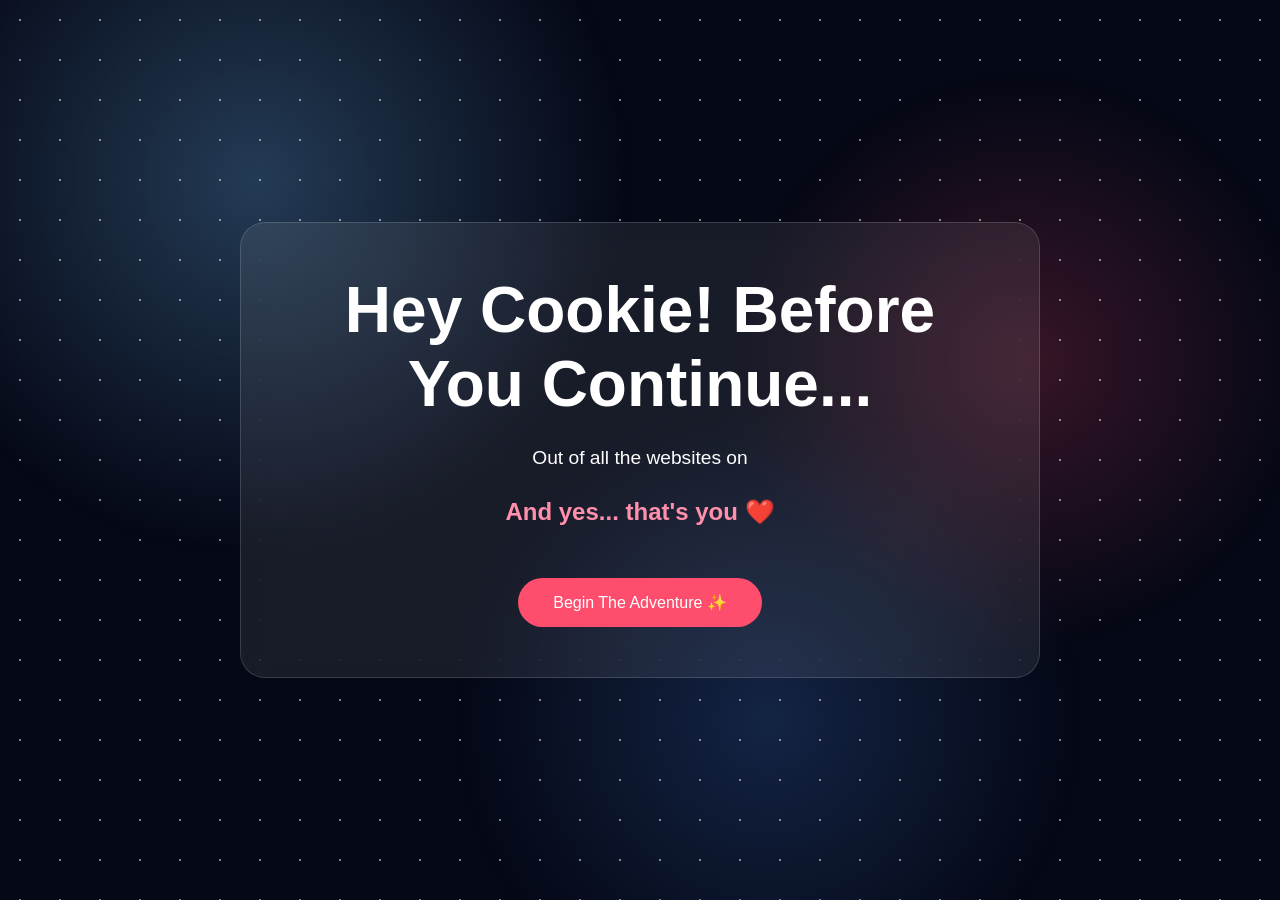
<file: index.html>
<!DOCTYPE html>
<html lang="en">
<head>
    <meta charset="UTF-8">
    <meta name="viewport" content="width=device-width, initial-scale=1.0">
    <title>For Someone Special ❤️</title>

    <link rel="stylesheet" href="style.css">
</head>
<body>
    <div class="stars"></div>
    <div class="hearts"></div>
    <div class="background"></div>

    <div class="container">
        <h1>Hey Cookie! Before You Continue...</h1>
        <p id="typewriter"></p>
        

        <p class="special">
            And yes... that's you ❤️
        </p>

        <button id="startBtn">
            Begin The Adventure ✨
        </button>
    </div>

    <script src="script.js"></script>

</body>
</html>
</file>
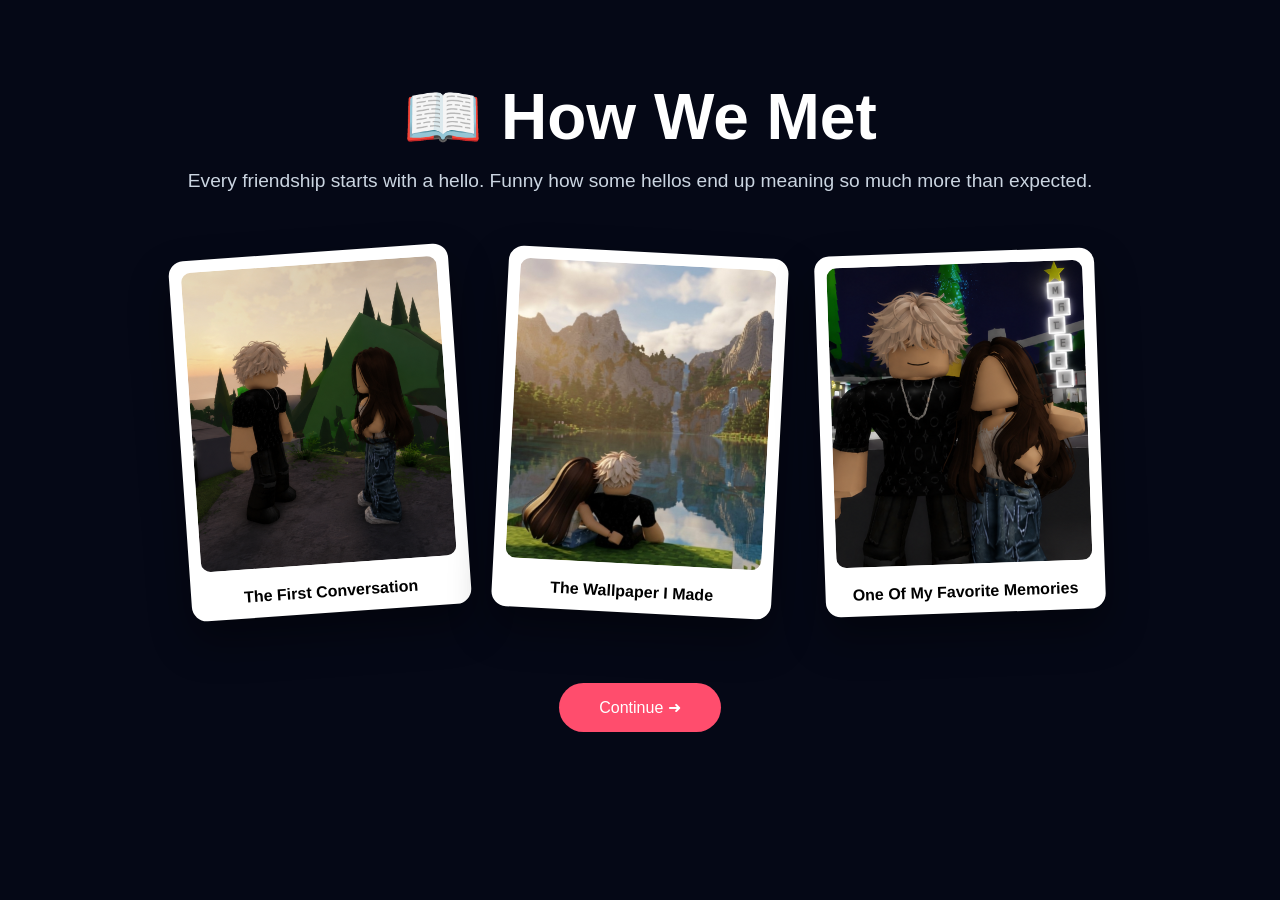
<file: page2.html>
<!DOCTYPE html>

<html lang="en">
<head>
<meta charset="UTF-8">
<meta name="viewport" content="width=device-width, initial-scale=1.0">

<title>How We Met ❤️</title>

<style>

*{
    margin:0;
    padding:0;
    box-sizing:border-box;
}

body{
    min-height:100vh;
    background:#050816;
    color:white;
    font-family:Arial,sans-serif;
    overflow-x:hidden;
    transition:1.5s;
}

.fade-out{
    opacity:0;
}

.container{
    text-align:center;
    padding:80px 20px;
}

h1{
    font-size:4rem;
    margin-bottom:15px;
}

.subtitle{
    color:#cbd5e1;
    font-size:1.2rem;
    margin-bottom:60px;
}

.cards{
    display:flex;
    justify-content:center;
    gap:40px;
    flex-wrap:wrap;
}

.card{
    width:280px;
    background:white;
    border-radius:15px;
    padding:12px;
    cursor:pointer;
    transition:.4s;
    color:black;
    box-shadow:0 20px 40px rgba(0,0,0,.4);
}

.card:nth-child(1){
    transform:rotate(-4deg);
}

.card:nth-child(2){
    transform:rotate(3deg);
}

.card:nth-child(3){
    transform:rotate(-2deg);
}

.card:hover{
    transform:scale(1.08) rotate(0deg);
}

.card img{
    width:100%;
    height:300px;
    object-fit:cover;
    border-radius:10px;
}

.caption{
    margin-top:15px;
    font-weight:bold;
}

/* MODAL */

.modal{
    position:fixed;
    inset:0;
    display:none;
    justify-content:center;
    align-items:center;
    background:rgba(0,0,0,.8);
    z-index:999;
}

.modal-content{
    width:90%;
    max-width:700px;
    background:#111827;
    padding:40px;
    border-radius:20px;
    animation:pop .4s ease;
}

.modal-content h2{
    margin-bottom:20px;
}

.modal-content p{
    line-height:1.8;
    font-size:1.1rem;
}

.close{
    margin-top:25px;
    padding:12px 25px;
    border:none;
    border-radius:30px;
    cursor:pointer;
    background:#ff4d6d;
    color:white;
}

/* CONTINUE BUTTON */

.continue{
    margin-top:70px;
    padding:15px 40px;
    border:none;
    border-radius:50px;
    background:#ff4d6d;
    color:white;
    font-size:1rem;
    cursor:pointer;
    transition:.3s;
    animation:floatButton 3s ease-in-out infinite;
}

.continue:hover{
    transform:scale(1.08);
    box-shadow:
    0 0 20px #ff4d6d,
    0 0 40px #ff4d6d,
    0 0 60px #ff4d6d;
}

@keyframes floatButton{
    0%{
        transform:translateY(0);
    }

    50%{
        transform:translateY(-10px);
    }

    100%{
        transform:translateY(0);
    }
}

@keyframes pop{
    from{
        opacity:0;
        transform:scale(.8);
    }

    to{
        opacity:1;
        transform:scale(1);
    }
}

</style>

</head>

<body>

<div class="container">

<h1>📖 How We Met</h1>

<p class="subtitle">
Every friendship starts with a hello.
Funny how some hellos end up meaning so much more than expected.
</p>

<div class="cards">

<div class="card" onclick="openMemory(0)">
<img src="images/photo1.jpg" alt="">
<div class="caption">The First Conversation</div>
</div>

<div class="card" onclick="openMemory(1)">
<img src="images/photo2.jpg" alt="">
<div class="caption">The Wallpaper I Made</div>
</div>

<div class="card" onclick="openMemory(2)">
<img src="images/photo3.jpg" alt="">
<div class="caption">One Of My Favorite Memories</div>
</div>

</div>

<button class="continue" onclick="goToPage3()">
Continue ➜
</button>

</div>

<!-- POPUP -->

<div class="modal" id="modal">

<div class="modal-content">

<h2 id="memoryTitle"></h2>

<p id="memoryText"></p>

<button class="close" onclick="closeModal()">
Close ❤️
</button>

</div>

</div>

<script>

const memories = [

{
title:"The First Conversation",
text:`I don't think either of us knew it at the time.

It was just another conversation, another day, another random moment.

But somehow that small moment became the start of countless conversations, jokes, memories and stories that followed.

Looking back now, I'm really glad that conversation happened.`
},

{
title:"The Wallpaper I Made",
text:`Some memories are important because they're meaningful.

Others are important because they're completely ridiculous.

This one makes me feel u r always with me.`
},

{
title:"One Of My Favorite Memories",
text:`My Favorite Memory would be carrying you on my back all around Brookhaven
It might be not a big deal,but it meant a lot to me.`
}

];

function openMemory(index){

document.getElementById("modal").style.display="flex";

document.getElementById("memoryTitle").innerText=
memories[index].title;

document.getElementById("memoryText").innerText=
memories[index].text;

}

function closeModal(){

document.getElementById("modal").style.display="none";

}

function goToPage3(){

document.body.classList.add("fade-out");

setTimeout(() => {

window.location.href="page3.html";

},1500);

}

</script>

</body>
</html>
</file>
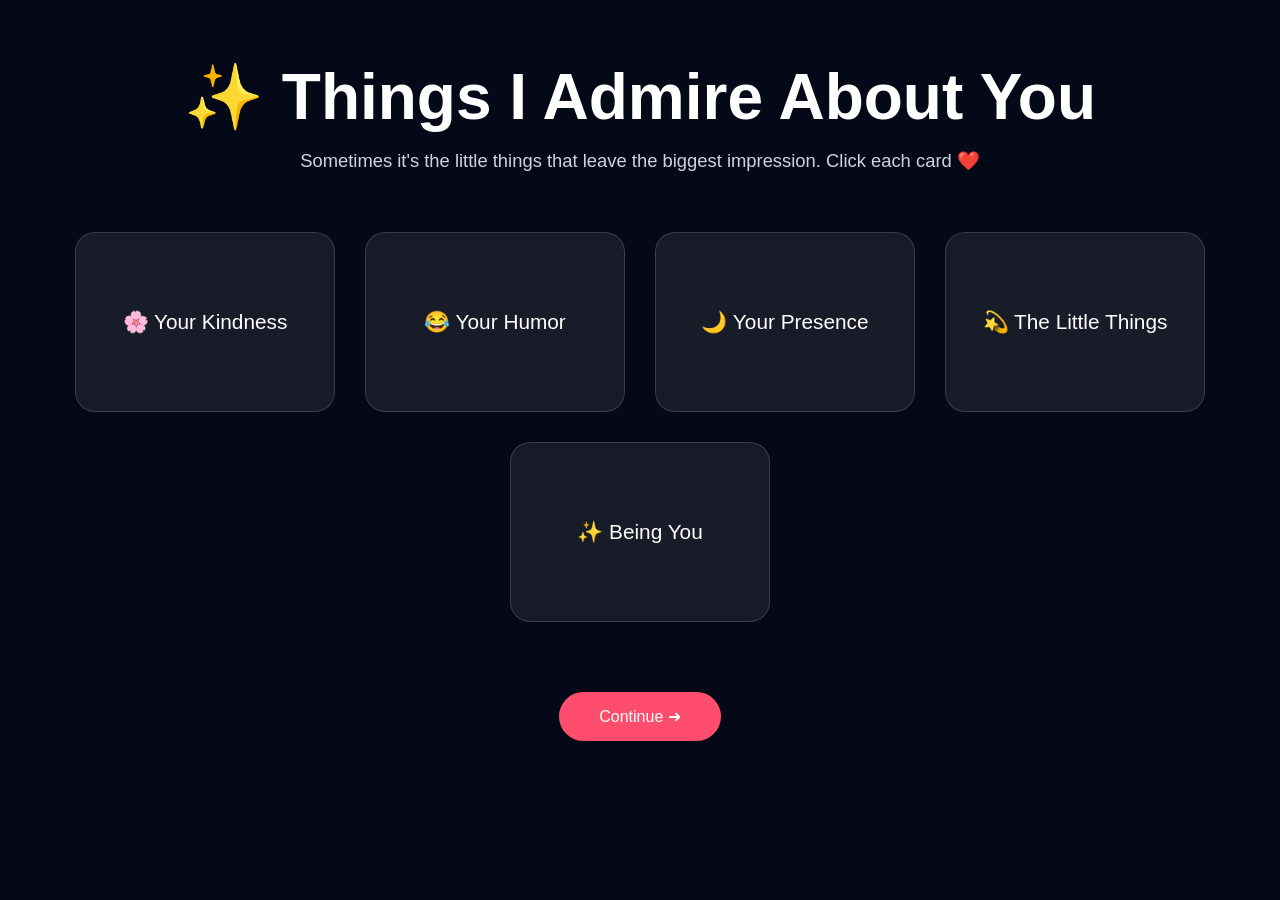
<file: page3.html>
<!DOCTYPE html>

<html lang="en">
<head>
<meta charset="UTF-8">
<meta name="viewport" content="width=device-width, initial-scale=1.0">

<title>Things I Admire About You ✨</title>

<style>

*{
    margin:0;
    padding:0;
    box-sizing:border-box;
}

body{
    min-height:100vh;
    background:#050816;
    color:white;
    font-family:Arial,sans-serif;
    text-align:center;
    padding:60px 20px;
    transition:1.5s;
    overflow-x:hidden;
}

.fade-out{
    opacity:0;
}

h1{
    font-size:4rem;
    margin-bottom:15px;
}

.subtitle{
    color:#cbd5e1;
    margin-bottom:60px;
    font-size:1.15rem;
}

.cards{
    display:flex;
    justify-content:center;
    flex-wrap:wrap;
    gap:30px;
    max-width:1200px;
    margin:auto;
}

.card{
    width:260px;
    height:180px;
    perspective:1000px;
    cursor:pointer;
}

.card-inner{
    width:100%;
    height:100%;
    position:relative;
    transition:transform .8s;
    transform-style:preserve-3d;
}

.card.flipped .card-inner{
    transform:rotateY(180deg);
}

.front,
.back{
    position:absolute;
    width:100%;
    height:100%;
    border-radius:20px;

    display:flex;
    justify-content:center;
    align-items:center;

    padding:20px;

    backface-visibility:hidden;
}

.front{
    background:rgba(255,255,255,0.08);
    border:1px solid rgba(255,255,255,.15);
    backdrop-filter:blur(10px);

    font-size:1.3rem;
}

.back{
    background:#ff4d6d;
    transform:rotateY(180deg);
    line-height:1.6;
    font-size:.95rem;
}

/* BUTTON */

.continue{
    margin-top:70px;

    padding:15px 40px;

    border:none;

    border-radius:50px;

    background:#ff4d6d;

    color:white;

    font-size:1rem;

    cursor:pointer;

    transition:.3s;

    animation:floatButton 3s ease-in-out infinite;
}

.continue:hover{

    transform:scale(1.08);

    box-shadow:
    0 0 20px #ff4d6d,
    0 0 40px #ff4d6d,
    0 0 60px #ff4d6d;
}

@keyframes floatButton{

    0%{
        transform:translateY(0);
    }

    50%{
        transform:translateY(-10px);
    }

    100%{
        transform:translateY(0);
    }

}

</style>

</head>

<body>

<h1>✨ Things I Admire About You</h1>

<p class="subtitle">
Sometimes it's the little things that leave the biggest impression.
Click each card ❤️
</p>

<div class="cards">

<div class="card">
<div class="card-inner">
<div class="front">🌸 Your Kindness</div>
<div class="back">
You have a way of making people feel comfortable without even trying.
</div>
</div>
</div>

<div class="card">
<div class="card-inner">
<div class="front">😂 Your Humor</div>
<div class="back">
You can turn an ordinary day into a memorable one with a dum joke.
</div>
</div>
</div>

<div class="card">
<div class="card-inner">
<div class="front">🌙 Your Presence</div>
<div class="back">
Some people are loud and unforgettable. You are crazy and unforgettable.
</div>
</div>
</div>

<div class="card">
<div class="card-inner">
<div class="front">💫 The Little Things</div>
<div class="back">
The way you laugh. The way you tell stories. The way you make moments lighter.
</div>
</div>
</div>

<div class="card">
<div class="card-inner">
<div class="front">✨ Being You</div>
<div class="back">
The best thing about you is that you never try to be anyone else.
</div>
</div>
</div>

</div>

<button class="continue" onclick="nextPage()">
Continue ➜
</button>

<script>

const cards =
document.querySelectorAll(".card");

cards.forEach(card=>{

card.addEventListener("click",()=>{

card.classList.toggle("flipped");

});

});

function nextPage(){

document.body.classList.add("fade-out");

setTimeout(()=>{

window.location.href="page4.html";

},1500);

}

</script>

</body>
</html>
</file>
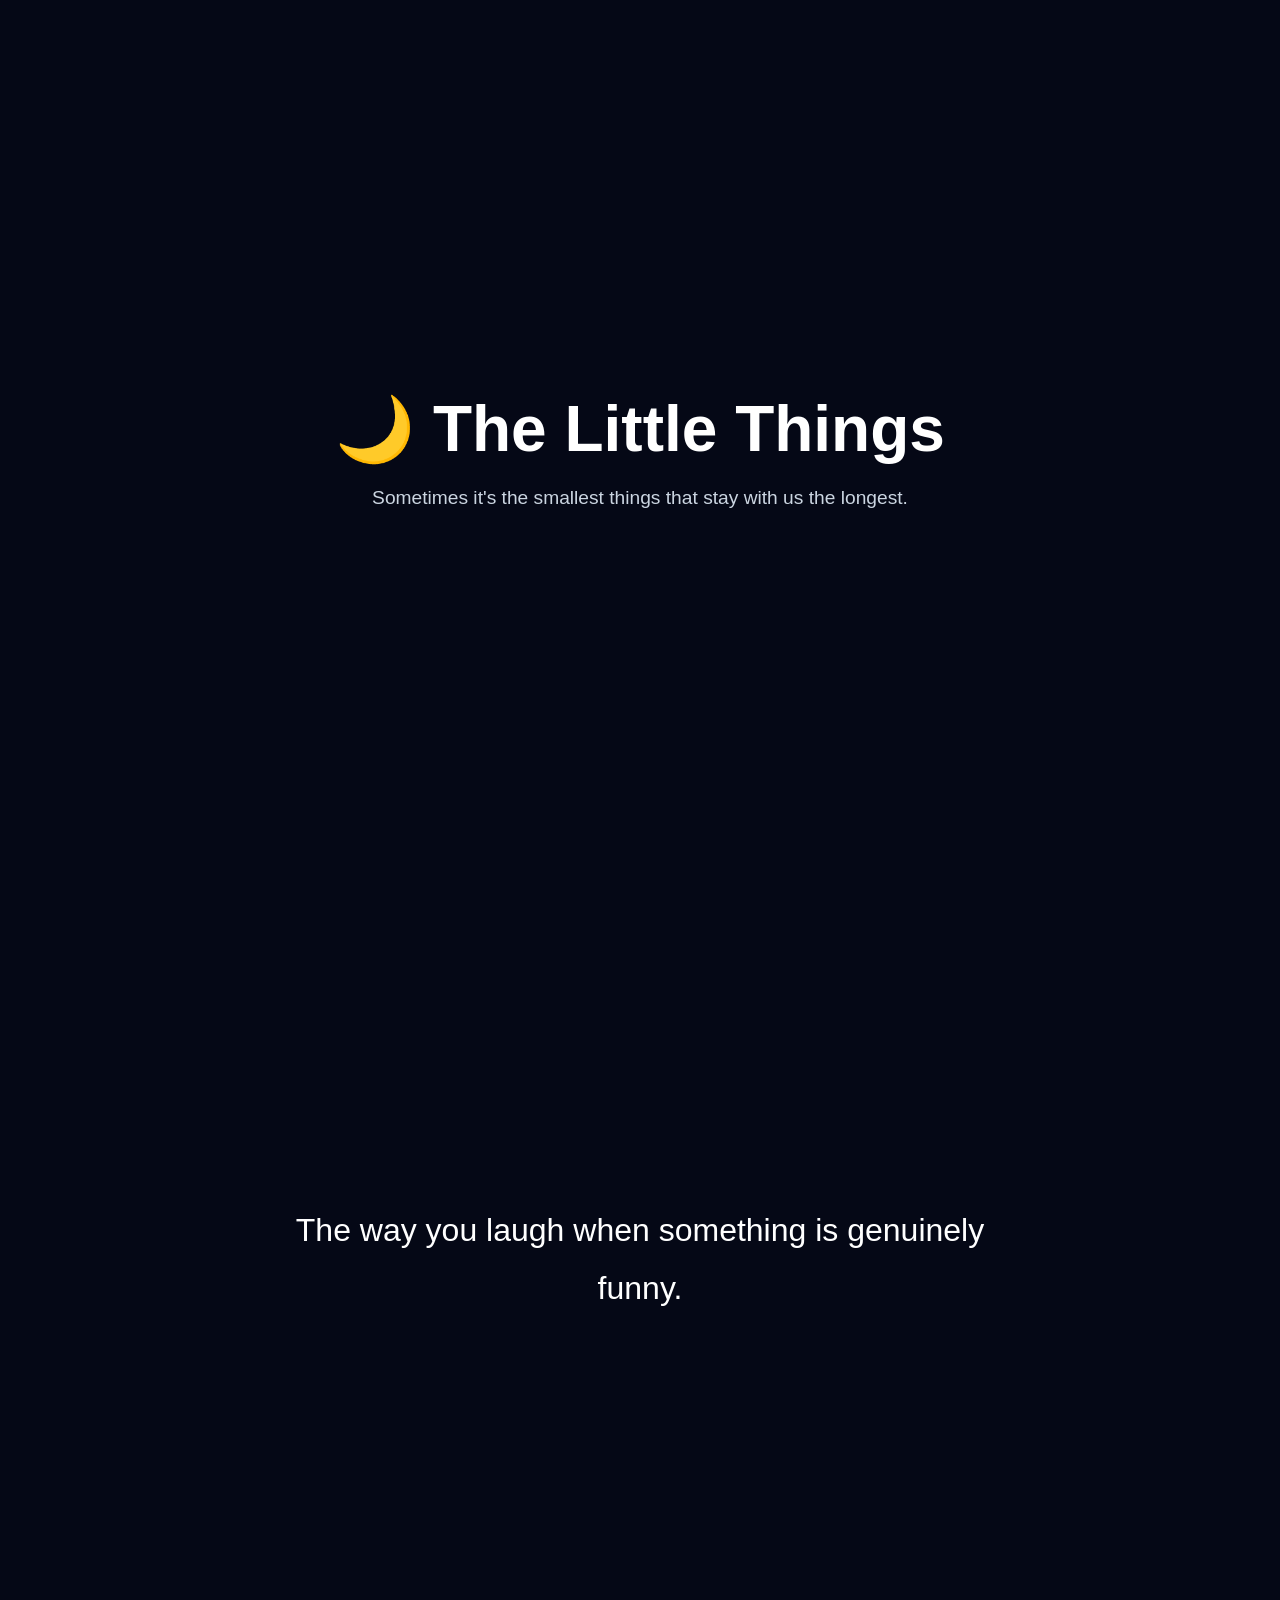
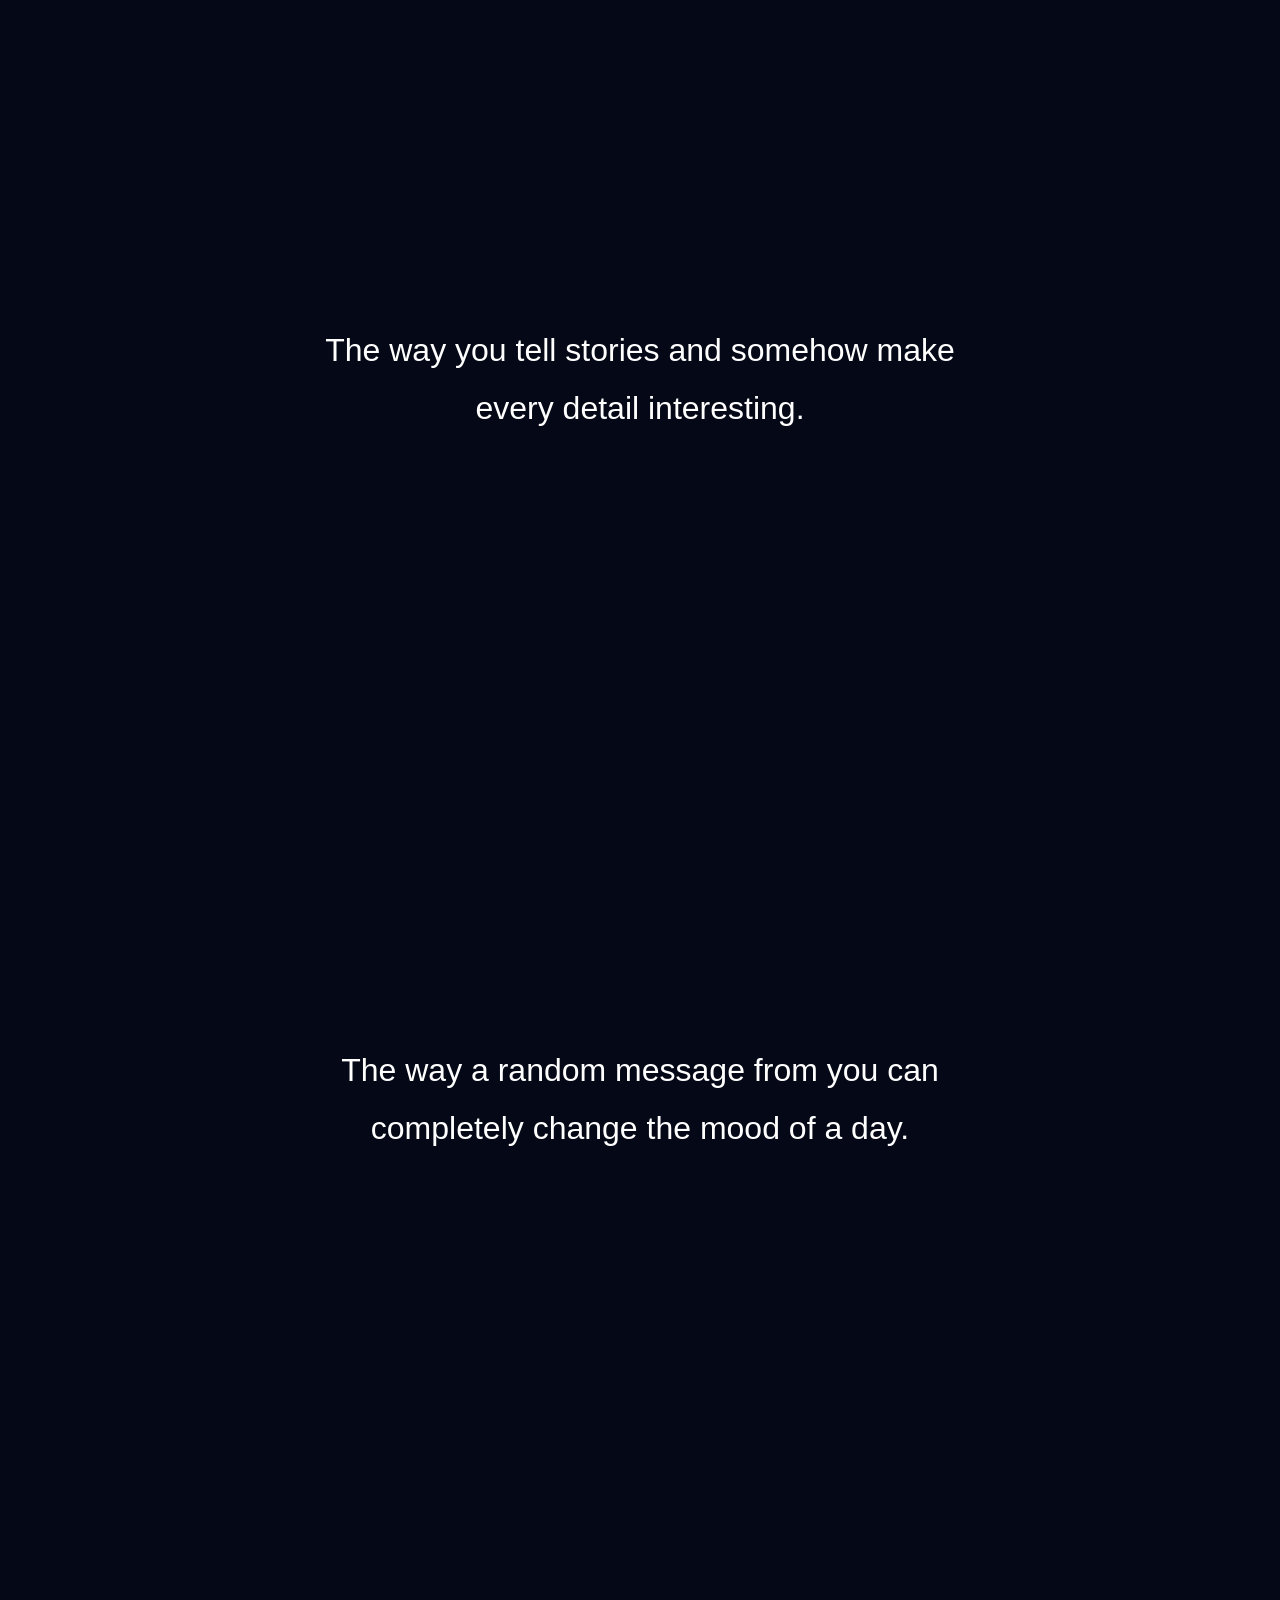
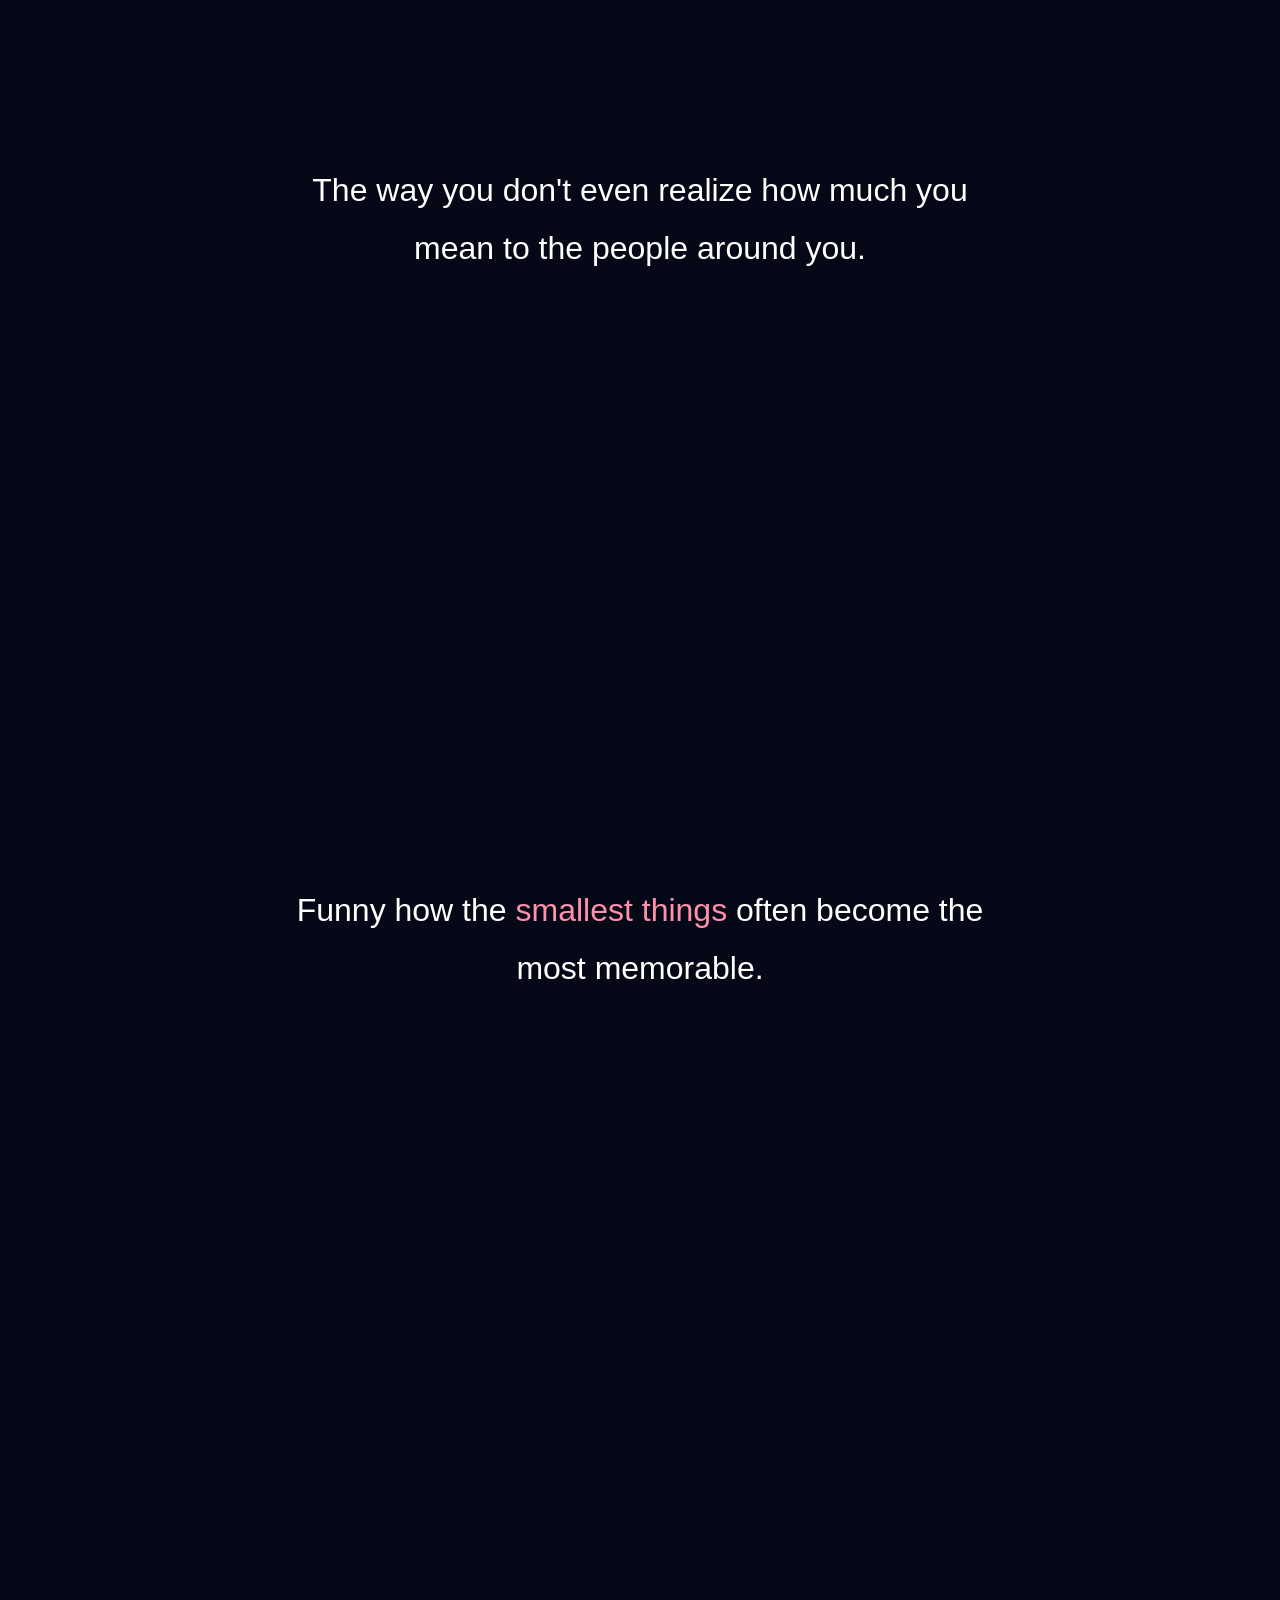
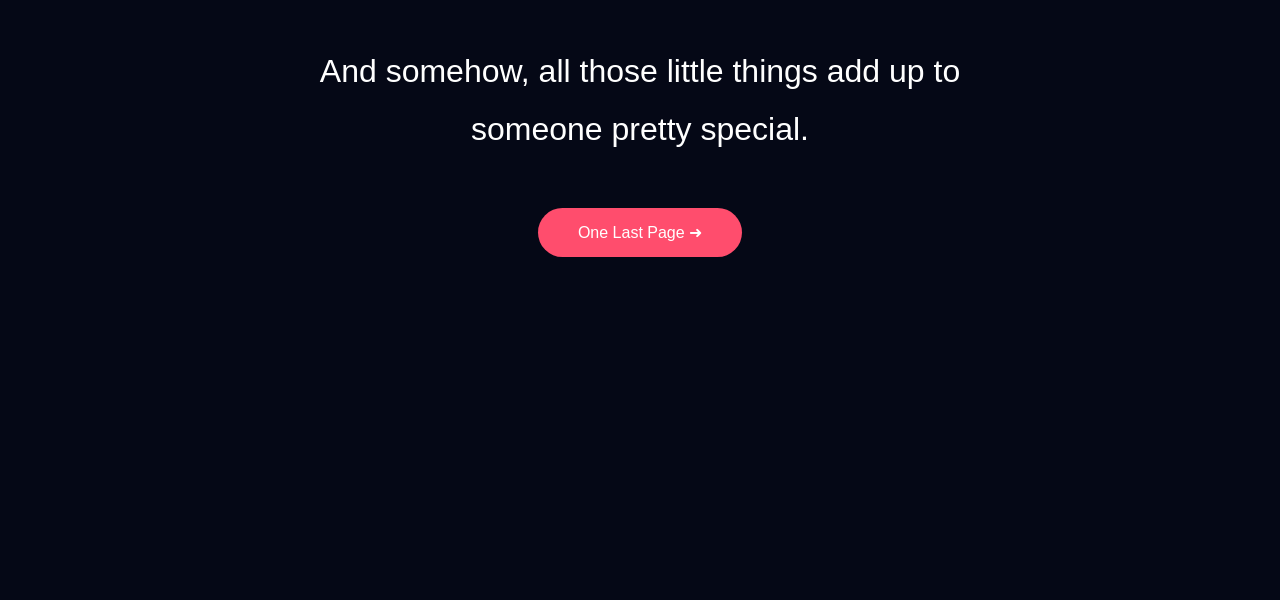
<file: page4.html>
<!DOCTYPE html>

<html lang="en">
<head>
<meta charset="UTF-8">
<meta name="viewport" content="width=device-width, initial-scale=1.0">

<title>The Little Things 🌙</title>

<style>

*{
    margin:0;
    padding:0;
    box-sizing:border-box;
}

body{
    background:#050816;
    color:white;
    font-family:Arial,sans-serif;
    overflow-x:hidden;
    transition:1.5s;
}

.fade-out{
    opacity:0;
}

.hero{
    height:100vh;

    display:flex;
    flex-direction:column;

    justify-content:center;
    align-items:center;

    text-align:center;

    padding:20px;
}

.hero h1{
    font-size:4rem;
    margin-bottom:20px;
}

.hero p{
    color:#cbd5e1;
    font-size:1.2rem;
}

.section{

    min-height:80vh;

    display:flex;

    justify-content:center;

    align-items:center;

    text-align:center;

    padding:40px;

    opacity:0;

    transform:translateY(50px);

    transition:1s ease;
}

.section.show{
    opacity:1;
    transform:translateY(0);
}

.text{

    max-width:700px;

    font-size:2rem;

    line-height:1.8;
}

.highlight{
    color:#ff8fab;
}

.last{
    min-height:100vh;
}

.continue{

    padding:15px 40px;

    border:none;

    border-radius:50px;

    background:#ff4d6d;

    color:white;

    cursor:pointer;

    font-size:1rem;

    animation:floatButton 3s ease-in-out infinite;
}

.continue:hover{

    box-shadow:
    0 0 20px #ff4d6d,
    0 0 40px #ff4d6d;
}

@keyframes floatButton{

    0%{
        transform:translateY(0);
    }

    50%{
        transform:translateY(-10px);
    }

    100%{
        transform:translateY(0);
    }

}

</style>

</head>

<body>

<div class="hero">

<h1>🌙 The Little Things</h1>

<p>
Sometimes it's the smallest things that stay with us the longest.
</p>

</div>

<div class="section">
<div class="text">
The way you laugh when something is genuinely funny.
</div>
</div>

<div class="section">
<div class="text">
The way you tell stories and somehow make every detail interesting.
</div>
</div>

<div class="section">
<div class="text">
The way a random message from you can completely change the mood of a day.
</div>
</div>

<div class="section">
<div class="text">
The way you don't even realize how much you mean to the people around you.
</div>
</div>

<div class="section">
<div class="text">
Funny how the <span class="highlight">smallest things</span> often become the most memorable.
</div>
</div>

<div class="section last">

<div>

<div class="text" style="margin-bottom:50px;">
And somehow, all those little things add up to someone pretty special.
</div>

<button class="continue" onclick="nextPage()">
One Last Page ➜
</button>

</div>

</div>

<script>

const sections =
document.querySelectorAll(".section");

function reveal(){

sections.forEach(section=>{

const top =
section.getBoundingClientRect().top;

if(top < window.innerHeight - 100){

section.classList.add("show");

}

});

}

window.addEventListener("scroll",reveal);

reveal();

function nextPage(){

document.body.classList.add("fade-out");

setTimeout(()=>{

window.location.href="page5.html";

},1500);

}

</script>

</body>
</html>
</file>
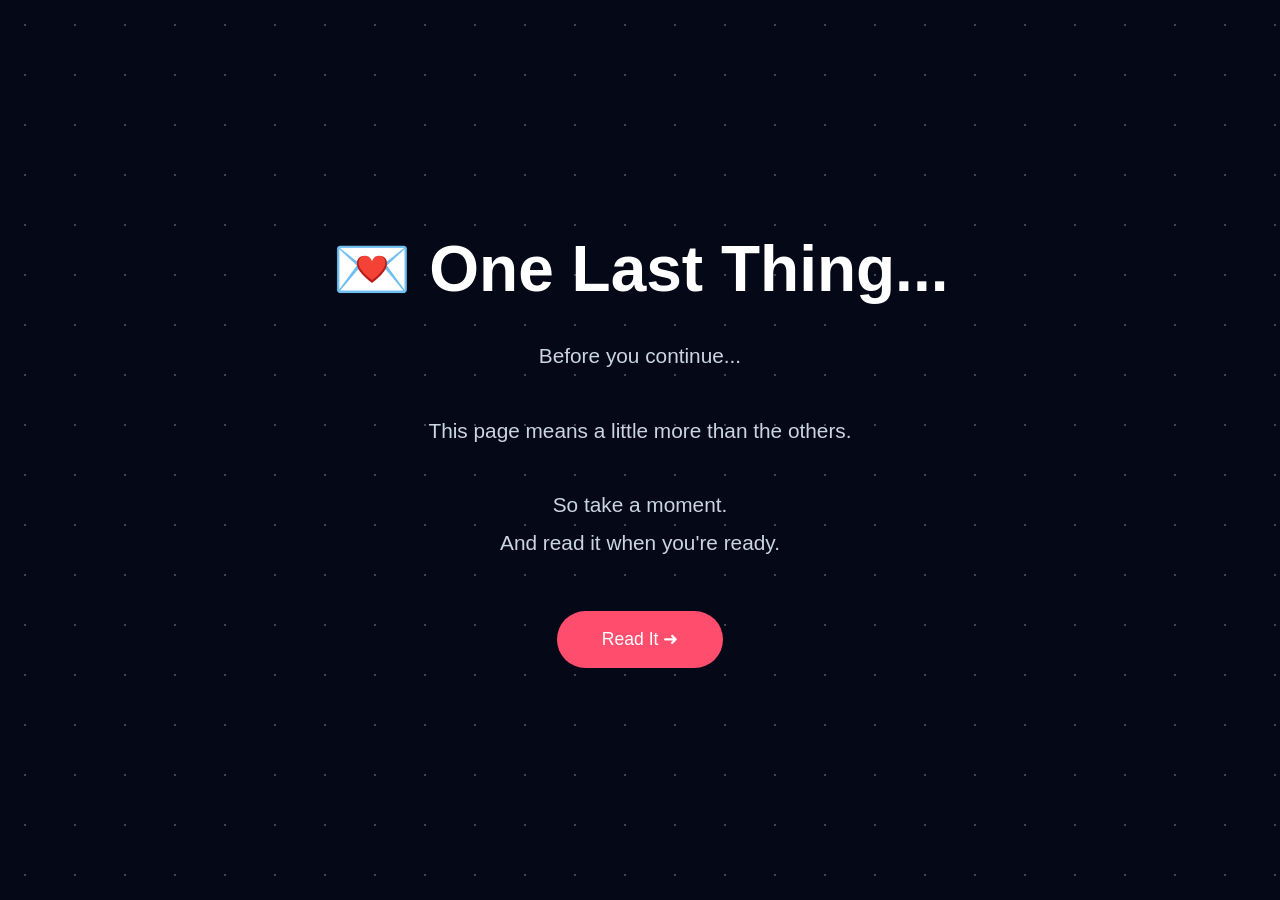
<file: page5.html>
<!DOCTYPE html>
<html lang="en">
<head>
<meta charset="UTF-8">
<meta name="viewport" content="width=device-width, initial-scale=1.0">
<title>One Last Thing ❤️</title>

<style>

*{
    margin:0;
    padding:0;
    box-sizing:border-box;
}

body{
    background:#050816;
    color:white;
    font-family:Arial,sans-serif;
    overflow-x:hidden;
    transition:1.5s;
}

.stars{
    position:fixed;
    inset:0;
    background-image:
    radial-gradient(white 1px, transparent 1px);
    background-size:50px 50px;
    opacity:.25;
    z-index:0;
}

.fade-out{
    opacity:0;
}

/* INTRO SCREEN */

#introScreen{
    min-height:100vh;
    display:flex;
    flex-direction:column;
    justify-content:center;
    align-items:center;
    text-align:center;
    padding:20px;
    position:relative;
    z-index:2;
}

#introScreen h1{
    font-size:4rem;
    margin-bottom:30px;
}

#introScreen p{
    font-size:1.3rem;
    color:#cbd5e1;
    line-height:1.8;
    max-width:700px;
}

.read-btn{
    margin-top:50px;
    padding:18px 45px;
    border:none;
    border-radius:50px;
    background:#ff4d6d;
    color:white;
    font-size:1.1rem;
    cursor:pointer;
    transition:.3s;
    animation:floatButton 3s ease-in-out infinite;
}

.read-btn:hover{
    transform:scale(1.08);
    box-shadow:
    0 0 20px #ff4d6d,
    0 0 40px #ff4d6d,
    0 0 60px #ff4d6d;
}

/* LETTER SCREEN */

#letterScreen{
    display:none;
    position:relative;
    z-index:2;
    max-width:900px;
    margin:auto;
    padding:80px 30px;
    animation:fadeIn 2s ease;
}

#letterScreen h1{
    text-align:center;
    font-size:4rem;
    margin-bottom:40px;
}

.letter{
    background:rgba(255,255,255,.05);
    border:1px solid rgba(255,255,255,.1);
    backdrop-filter:blur(10px);
    border-radius:25px;
    padding:40px;
    line-height:2;
    font-size:1.1rem;
}

.letter p{
    margin-bottom:12px;
}

.end{
    text-align:center;
    margin-top:50px;
    font-size:1.5rem;
    color:#ff8fab;
}

.finish{
    display:block;
    margin:50px auto;
    padding:15px 40px;
    border:none;
    border-radius:50px;
    background:#ff4d6d;
    color:white;
    cursor:pointer;
    font-size:1rem;
    transition:.3s;
}

.finish:hover{
    transform:scale(1.05);
    box-shadow:
    0 0 20px #ff4d6d,
    0 0 40px #ff4d6d;
}

#finalMessage{
    display:none;
    text-align:center;
    margin-top:50px;
    font-size:1.4rem;
    color:#ff8fab;
    animation:fadeIn 2s ease;
    line-height:2;
}

@keyframes fadeIn{

    from{
        opacity:0;
        transform:translateY(30px);
    }

    to{
        opacity:1;
        transform:translateY(0);
    }

}

@keyframes floatButton{

    0%{
        transform:translateY(0);
    }

    50%{
        transform:translateY(-10px);
    }

    100%{
        transform:translateY(0);
    }

}

</style>
</head>

<body>

<div class="stars"></div>

<!-- INTRO SCREEN -->

<div id="introScreen">

<h1>💌 One Last Thing...</h1>

<p>
Before you continue...
<br><br>
This page means a little more than the others.
<br><br>
So take a moment.
<br>
And read it when you're ready.
</p>

<button class="read-btn" onclick="showLetter()">
Read It ➜
</button>

</div>

<!-- LETTER SCREEN -->

<div id="letterScreen">

<h1>💌 One Last Thing...</h1>

<div class="letter">

<p>💌 HEY COOKIE 💌</p>

<p>
Well... where do I even start? 🥹❤️
</p>

<p>
It honestly hasn't been that long since we met on that random day in Brookhaven 🏡✨, but somehow it feels like you've been a part of my life for way longer than that 😭💖.
</p>

<p>
It's only been a little over a month ⏳, yet this tiny friendship of ours somehow grew into something that became one of the best parts of my day 🌸❤️.
</p>

<p>
And honestly? 🥹
</p>

<p>
I'm genuinely grateful that I met you 💕.
</p>

<p>
It's funny because most people join Brookhaven to roleplay 🎭🏡 and do all sorts of random stuff 🤣.
</p>

<p>
But us? 😭
</p>

<p>
We literally joined, found each other 👀✨, talked for hours 🗣️💬, laughed at the dumbest things 😂, annoyed each other 😤, argued over nonsense 🙄, and then left 💀.
</p>

<p>
No roleplays 🚫🎭.
</p>

<p>
No crazy adventures 🚫⚔️.
</p>

<p>
Just us talking 💬❤️.
</p>

<p>
And somehow those random conversations became some of my favorite memories 🥹✨.
</p>

<p>
I loved how we were happy together most of the time 🌷💖.
</p>

<p>
I loved our little fights 😭⚔️.
</p>

<p>
I loved it when you got mad at me over the tiniest things 😤🐦.
</p>

<p>
You literally turned into a tiny angry bird sometimes 😭😂❤️.
</p>

<p>
And if I'm being honest... 🤭
</p>

<p>
Sometimes I kept doing things just to make you mad because your reactions were way too funny 😭🤣.
</p>

<p>
I know, I'm a menace 💀❤️.
</p>

<p>
I loved all the times we shipped each other 😭💕.
</p>

<p>
I loved all our random inside jokes 😂✨.
</p>

<p>
I loved those late-night talks 🌙💬 where we'd somehow go from one topic to another and keep talking for hours 😭❤️.
</p>

<p>
Those conversations never felt boring 🥹.
</p>

<p>
Not even once.
</p>

<p>
No matter what we talked about, I always found myself looking forward to the next conversation 💕✨.
</p>

<p>
Thank you for trusting me 🫂❤️.
</p>

<p>
Thank you for sharing things about yourself 💭🌸.
</p>

<p>
Thank you for letting me be someone you could talk to 🥹💖.
</p>

<p>
That trust means more to me than you'll probably ever realize ❤️.
</p>

<p>
And I promise I'd never do anything to break it 🤝✨.
</p>

<p>
Now things are changing 😭💔.
</p>

<p>
You'll be spending less time on Roblox 🎮 and focusing more on your studies 📚✨ and your future 🌟.
</p>

<p>
And honestly? 🥹
</p>

<p>
I'm really proud of you ❤️.
</p>

<p>
Of course I'm sad 😭.
</p>

<p>
Of course I'll miss seeing your name online 💔🎮.
</p>

<p>
Of course I'll miss our random conversations 💬.
</p>

<p>
Our silly arguments 😭.
</p>

<p>
Our shipping jokes 🤣❤️.
</p>

<p>
And all those little moments that somehow became a part of my everyday life 🌸✨.
</p>

<p>
But at the same time, I'm happy 🥹❤️.
</p>

<p>
Because I got to experience them with you 💖.
</p>

<p>
You'll always be a special person to me, Cookie 🍪❤️.
</p>

<p>
Thank you for every conversation 💬.
</p>

<p>
Thank you for every laugh 😂.
</p>

<p>
Thank you for every late-night talk 🌙.
</p>

<p>
Thank you for every argument 😭.
</p>

<p>
Thank you for every memory 📸✨.
</p>

<p>
And most importantly...
</p>

<p>
Thank you for being you 🥹❤️.
</p>

<p>
No matter where life takes you 🌍✨, I hope you achieve every goal you've set for yourself 📚🌟.
</p>

<p>
I hope you're successful 🏆.
</p>

<p>
I hope you're happy 🌸.
</p>

<p>
And I hope life gives you everything you've worked so hard for ❤️.
</p>

<p>
And maybe one day, years from now ⏳✨, you'll randomly remember Brookhaven 🏡💭.
</p>

<p>
Maybe you'll remember all the random conversations 😭💬.
</p>

<p>
Maybe you'll remember the silly fights 😤❤️.
</p>

<p>
Maybe you'll remember the shipping jokes 🤣💕.
</p>

<p>
And if you do...
</p>

<p>
I hope you'll remember that there was someone on the other side of the screen 🖥️❤️ who was truly grateful that a random day in a random game led to meeting you 🥹✨.
</p>

<p style="text-align:center;font-size:1.8rem;margin-top:30px;">
🍪❤️✨
</p>
<div class="end">
See you around, Cookie. ❤️
</div>

<button class="finish" onclick="showFinalMessage()">
✨ The End
</button>

<div id="finalMessage">
Thank you for reading my little corner of us.
<br><br>
And thank you for being the biggest part of it. ❤️
</div>

</div>


</div>

<script>

function showLetter(){

    document.body.classList.add("fade-out");

    setTimeout(() => {

        document.getElementById("introScreen").style.display = "none";

        document.getElementById("letterScreen").style.display = "block";

        document.body.classList.remove("fade-out");

    }, 1200);

}

function showFinalMessage(){

    document.getElementById("finalMessage").style.display = "block";

    document.querySelector(".finish").style.display = "none";

}

</script>

</body>
</html>
</file>
<file: style.css>
*{
    margin:0;
    padding:0;
    box-sizing:border-box;
}

body{
    height:100vh;
    overflow:hidden;

    display:flex;
    justify-content:center;
    align-items:center;

    font-family:Arial, sans-serif;

    background:#050816;
}

.background{
    position:fixed;
    inset:0;

    background:
    radial-gradient(circle at 20% 20%, #243b55, transparent 30%),
    radial-gradient(circle at 80% 40%, #ff4d6d33, transparent 25%),
    radial-gradient(circle at 60% 80%, #4d96ff33, transparent 30%);

    animation:moveBackground 10s infinite alternate ease-in-out;
}

@keyframes moveBackground{
    from{
        transform:scale(1);
    }

    to{
        transform:scale(1.15);
    }
}

.container{
    position:relative;
    z-index:2;

    width:80%;
    max-width:800px;

    text-align:center;

    color:white;

    padding:50px;

    border-radius:25px;

    backdrop-filter:blur(15px);

    background:rgba(255,255,255,0.08);

    border:1px solid rgba(255,255,255,0.15);

    animation:fadeIn 2s ease;
}

h1{
    font-size:4rem;
    margin-bottom:20px;
}

p{
    font-size:1.2rem;
    line-height:1.8;
    margin:15px 0;
}

.special{
    color:#ff8fab;
    font-size:1.5rem;
    font-weight:bold;
}

button{
    margin-top:30px;

    padding:15px 35px;

    border:none;

    border-radius:50px;

    background:#ff4d6d;

    color:white;

    cursor:pointer;

    font-size:1rem;

    transition:0.4s;
}

button:hover{
    transform:translateY(-5px);

    box-shadow:
    0 0 20px #ff4d6d,
    0 0 40px #ff4d6d;
}

@keyframes fadeIn{
    from{
        opacity:0;
        transform:translateY(40px);
    }

    to{
        opacity:1;
        transform:translateY(0);
    }
}

.stars{
    position:fixed;
    inset:0;
    z-index:1;

    background-image:
    radial-gradient(white 1px, transparent 1px);

    background-size:40px 40px;

    opacity:.5;

    animation:twinkle 4s infinite;
}

@keyframes twinkle{
    0%{opacity:.3;}
    50%{opacity:.8;}
    100%{opacity:.3;}
}
.hearts{
    position:fixed;
    inset:0;
    overflow:hidden;
    pointer-events:none;
    z-index:1;
}
@keyframes float{

    from{
        transform:
        translateY(0);
        opacity:1;
    }

    to{
        transform:
        translateY(-120vh);
        opacity:0;
    }

}

body{
    transition:2s;
}

.fade-out{
    opacity:0;
}
</file>
